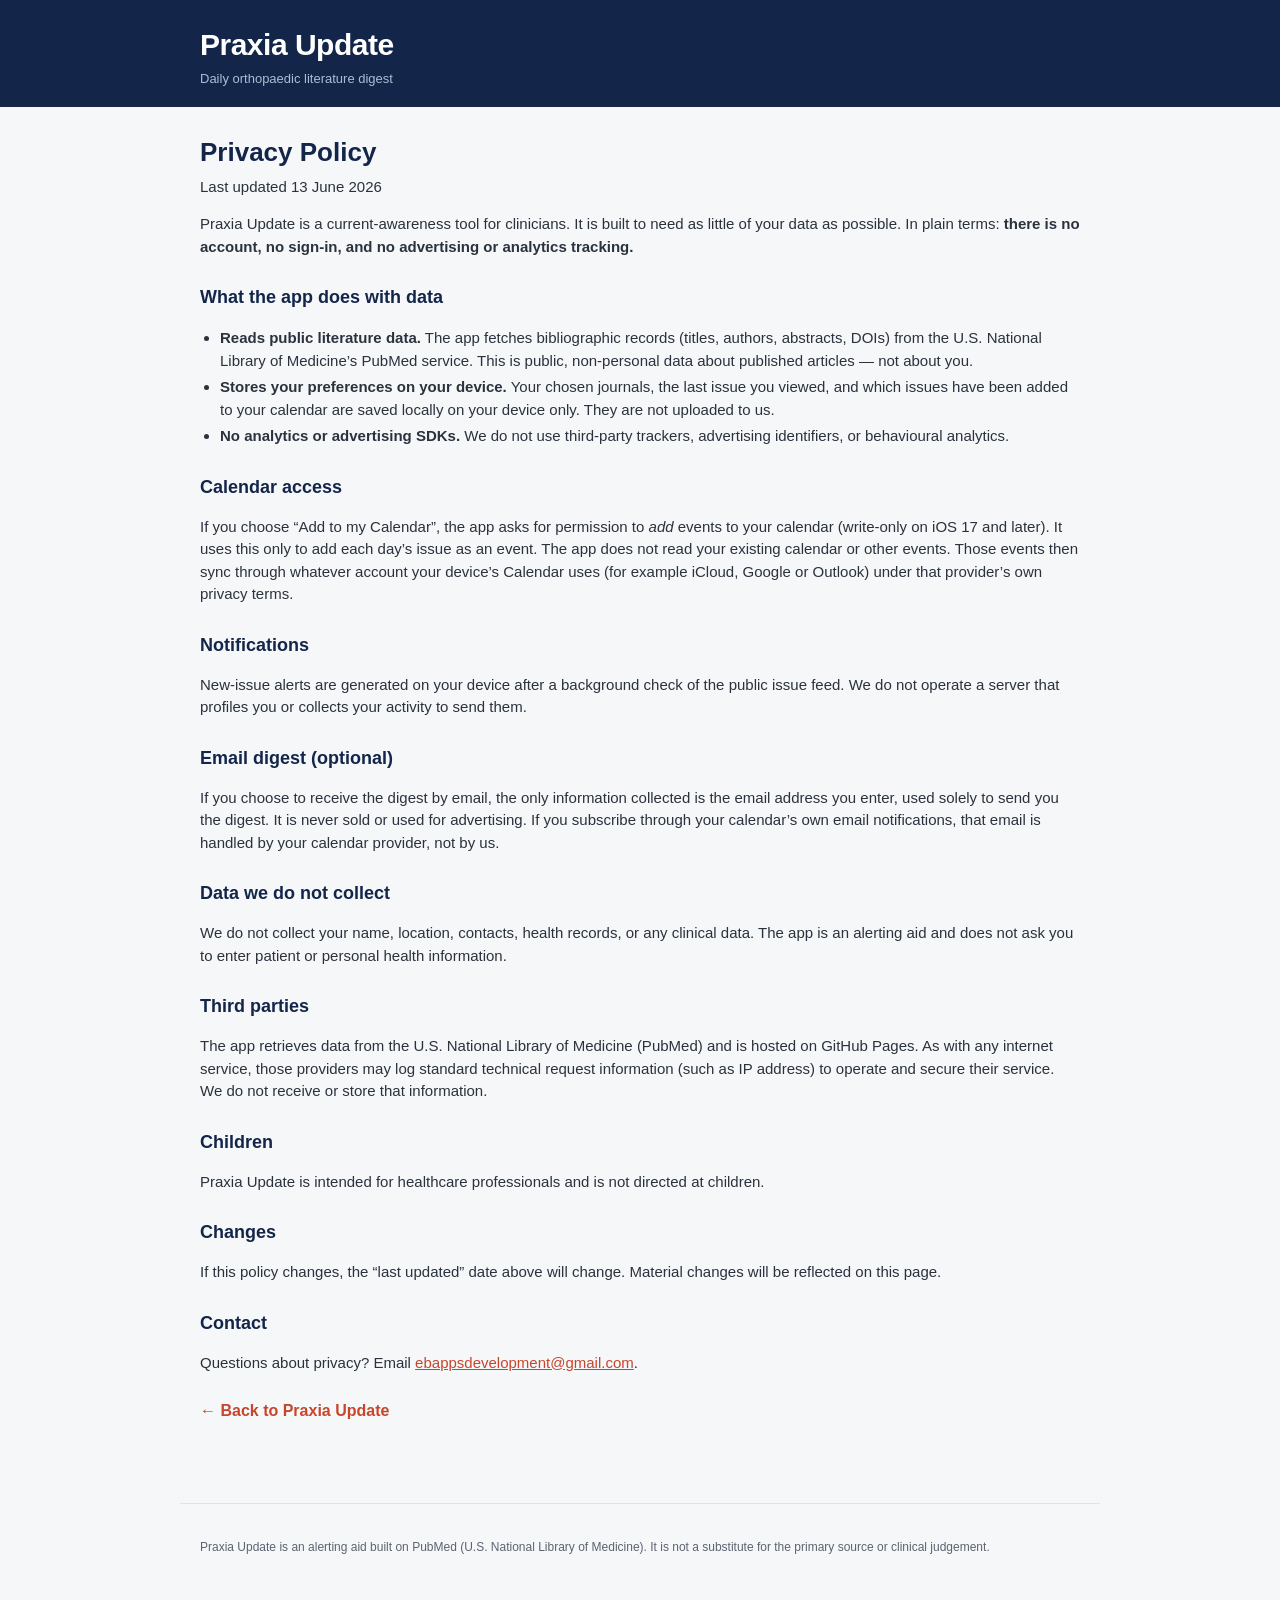
<file: public/privacy.html>
<!DOCTYPE html>
<html lang="en">
<head>
<meta charset="utf-8" />
<meta name="viewport" content="width=device-width, initial-scale=1" />
<title>Privacy Policy — Praxia Update</title>
<meta name="description" content="Privacy policy for Praxia Update — a daily orthopaedic literature digest." />
<link rel="stylesheet" href="styles.css" />
<style>
  .legal { padding: 26px 20px 60px; }
  .legal h2 { color: var(--navy); font-size: 18px; margin: 26px 0 6px; }
  .legal h1 { color: var(--navy); font-size: 26px; margin: 0 0 4px; }
  .legal p, .legal li { font-size: 15px; color: #2a323d; }
  .legal ul { padding-left: 20px; }
  .legal li { margin: 4px 0; }
  .updated { color: var(--muted); font-size: 13px; margin: 0 0 8px; }
  .backlink { display: inline-block; margin-top: 10px; font-weight: 600; text-decoration: none; }
</style>
</head>
<body>
<header class="masthead">
  <div class="wrap">
    <div class="brand">
      <h1>Praxia&nbsp;Update</h1>
      <p class="tagline">Daily orthopaedic literature digest</p>
    </div>
  </div>
</header>

<main class="wrap legal">
  <h1>Privacy Policy</h1>
  <p class="updated">Last updated 13 June 2026</p>

  <p>Praxia Update is a current‑awareness tool for clinicians. It is built to need
     as little of your data as possible. In plain terms: <strong>there is no account,
     no sign‑in, and no advertising or analytics tracking.</strong></p>

  <h2>What the app does with data</h2>
  <ul>
    <li><strong>Reads public literature data.</strong> The app fetches bibliographic
        records (titles, authors, abstracts, DOIs) from the U.S. National Library of
        Medicine’s PubMed service. This is public, non‑personal data about published
        articles — not about you.</li>
    <li><strong>Stores your preferences on your device.</strong> Your chosen journals,
        the last issue you viewed, and which issues have been added to your calendar are
        saved locally on your device only. They are not uploaded to us.</li>
    <li><strong>No analytics or advertising SDKs.</strong> We do not use third‑party
        trackers, advertising identifiers, or behavioural analytics.</li>
  </ul>

  <h2>Calendar access</h2>
  <p>If you choose “Add to my Calendar”, the app asks for permission to <em>add</em>
     events to your calendar (write‑only on iOS 17 and later). It uses this only to add
     each day’s issue as an event. The app does not read your existing calendar or other
     events. Those events then sync through whatever account your device’s Calendar uses
     (for example iCloud, Google or Outlook) under that provider’s own privacy terms.</p>

  <h2>Notifications</h2>
  <p>New‑issue alerts are generated on your device after a background check of the public
     issue feed. We do not operate a server that profiles you or collects your activity to
     send them.</p>

  <h2>Email digest (optional)</h2>
  <p>If you choose to receive the digest by email, the only information collected is the
     email address you enter, used solely to send you the digest. It is never sold or used
     for advertising. If you subscribe through your calendar’s own email notifications,
     that email is handled by your calendar provider, not by us.</p>

  <h2>Data we do not collect</h2>
  <p>We do not collect your name, location, contacts, health records, or any clinical data.
     The app is an alerting aid and does not ask you to enter patient or personal health
     information.</p>

  <h2>Third parties</h2>
  <p>The app retrieves data from the U.S. National Library of Medicine (PubMed) and is
     hosted on GitHub Pages. As with any internet service, those providers may log standard
     technical request information (such as IP address) to operate and secure their service.
     We do not receive or store that information.</p>

  <h2>Children</h2>
  <p>Praxia Update is intended for healthcare professionals and is not directed at children.</p>

  <h2>Changes</h2>
  <p>If this policy changes, the “last updated” date above will change. Material changes will
     be reflected on this page.</p>

  <h2>Contact</h2>
  <p>Questions about privacy? Email
     <a href="mailto:ebappsdevelopment@gmail.com">ebappsdevelopment@gmail.com</a>.</p>

  <a class="backlink" href="./">← Back to Praxia Update</a>
</main>

<footer class="wrap site-footer">
  <p>Praxia Update is an alerting aid built on PubMed (U.S. National Library of Medicine).
     It is not a substitute for the primary source or clinical judgement.</p>
</footer>
</body>
</html>
</file>
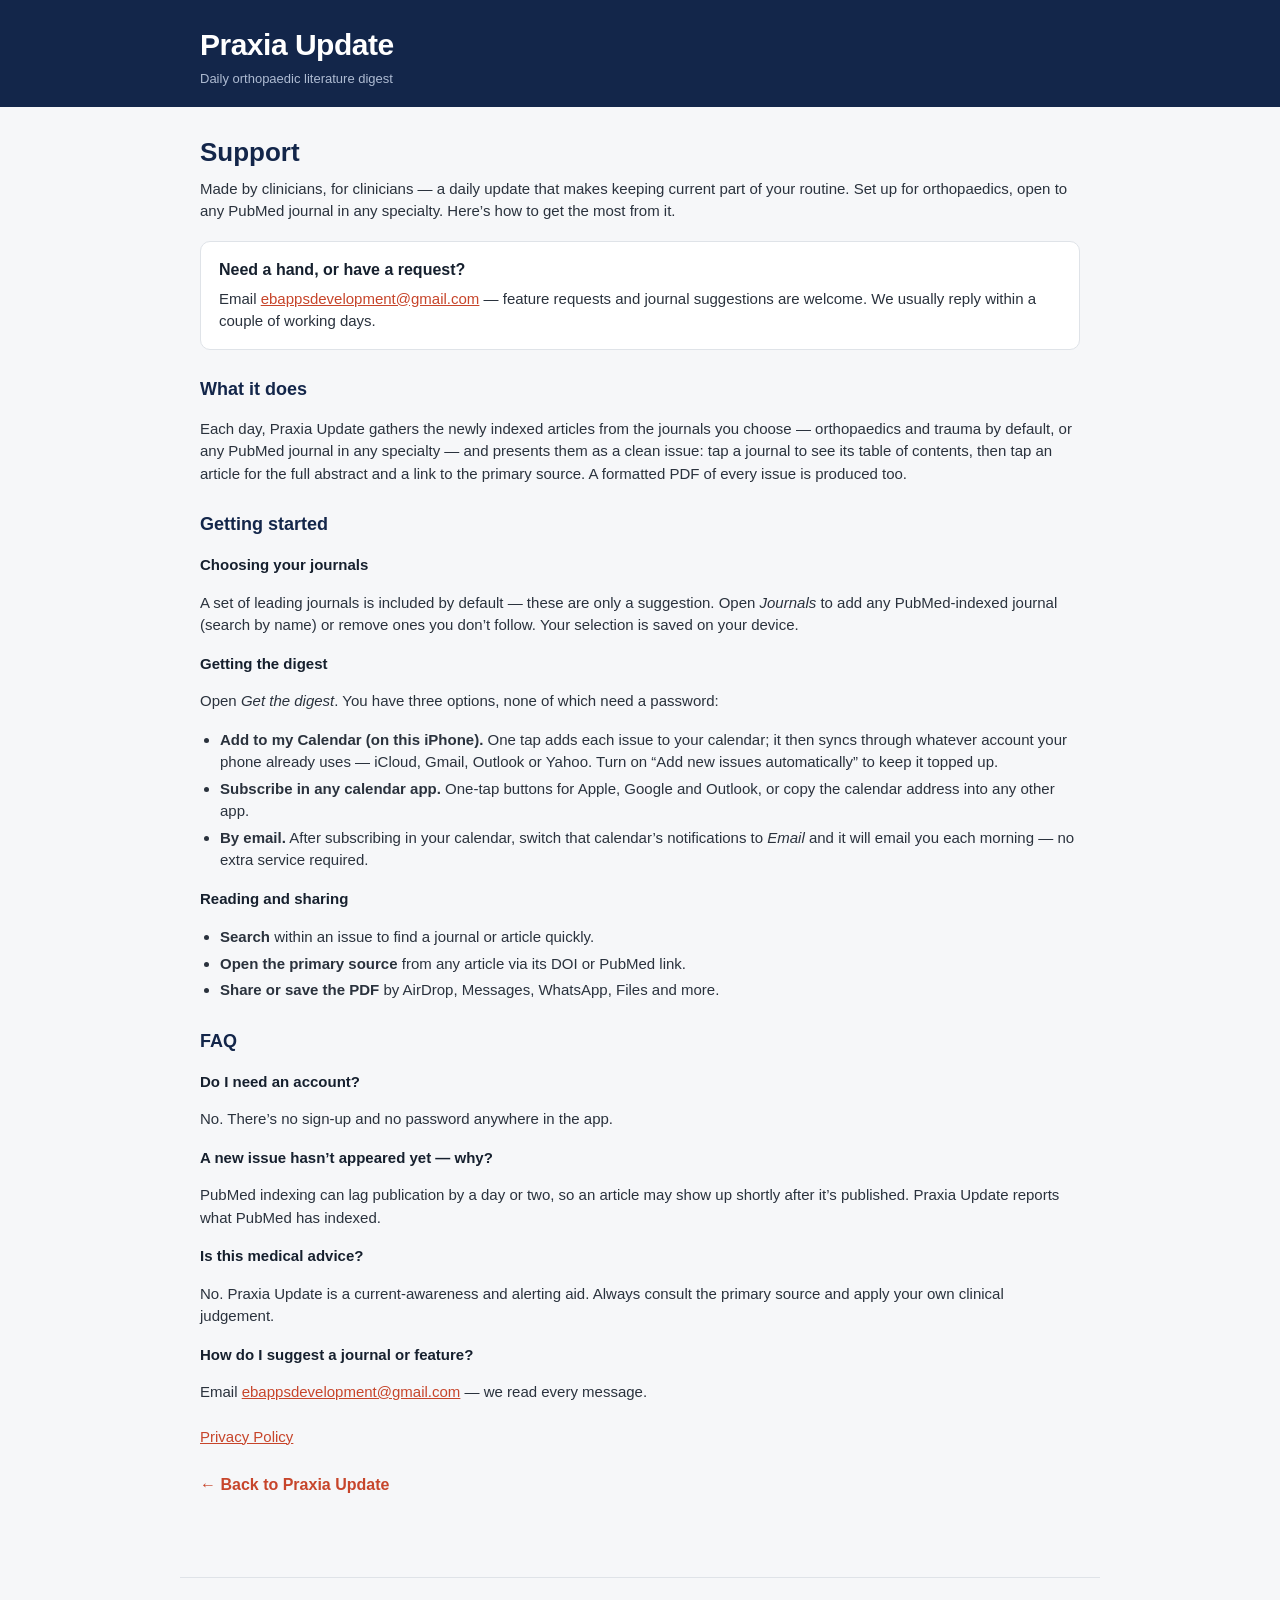
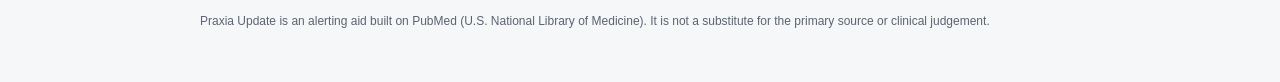
<file: public/support.html>
<!DOCTYPE html>
<html lang="en">
<head>
<meta charset="utf-8" />
<meta name="viewport" content="width=device-width, initial-scale=1" />
<title>Support — Praxia Update</title>
<meta name="description" content="Help and support for Praxia Update — a daily orthopaedic literature digest." />
<link rel="stylesheet" href="styles.css" />
<style>
  .legal { padding: 26px 20px 60px; }
  .legal h1 { color: var(--navy); font-size: 26px; margin: 0 0 4px; }
  .legal h2 { color: var(--navy); font-size: 18px; margin: 26px 0 6px; }
  .legal h3 { color: var(--ink); font-size: 15px; margin: 16px 0 2px; }
  .legal p, .legal li { font-size: 15px; color: #2a323d; }
  .legal ul { padding-left: 20px; }
  .legal li { margin: 4px 0; }
  .lead { color: var(--muted); font-size: 15px; margin: 6px 0 0; }
  .contact-card { background: var(--card); border: 1px solid var(--line);
    border-radius: var(--radius); padding: 16px 18px; margin: 18px 0; }
  .backlink { display: inline-block; margin-top: 10px; font-weight: 600; text-decoration: none; }
</style>
</head>
<body>
<header class="masthead">
  <div class="wrap">
    <div class="brand">
      <h1>Praxia&nbsp;Update</h1>
      <p class="tagline">Daily orthopaedic literature digest</p>
    </div>
  </div>
</header>

<main class="wrap legal">
  <h1>Support</h1>
  <p class="lead">Made by clinicians, for clinicians — a daily update that makes keeping current
     part of your routine. Set up for orthopaedics, open to any PubMed journal in any specialty.
     Here’s how to get the most from it.</p>

  <div class="contact-card">
    <strong>Need a hand, or have a request?</strong>
    <p style="margin:6px 0 0">Email <a href="mailto:ebappsdevelopment@gmail.com">ebappsdevelopment@gmail.com</a>
       — feature requests and journal suggestions are welcome. We usually reply within a couple of working days.</p>
  </div>

  <h2>What it does</h2>
  <p>Each day, Praxia Update gathers the newly indexed articles from the journals you choose —
     orthopaedics and trauma by default, or any PubMed journal in any specialty — and presents
     them as a clean issue: tap a journal to see its table of contents, then tap an article for
     the full abstract and a link to the primary source. A formatted PDF of every issue is
     produced too.</p>

  <h2>Getting started</h2>
  <h3>Choosing your journals</h3>
  <p>A set of leading journals is included by default — these are only a suggestion. Open
     <em>Journals</em> to add any PubMed‑indexed journal (search by name) or remove ones you
     don’t follow. Your selection is saved on your device.</p>

  <h3>Getting the digest</h3>
  <p>Open <em>Get the digest</em>. You have three options, none of which need a password:</p>
  <ul>
    <li><strong>Add to my Calendar (on this iPhone).</strong> One tap adds each issue to your
        calendar; it then syncs through whatever account your phone already uses — iCloud,
        Gmail, Outlook or Yahoo. Turn on “Add new issues automatically” to keep it topped up.</li>
    <li><strong>Subscribe in any calendar app.</strong> One‑tap buttons for Apple, Google and
        Outlook, or copy the calendar address into any other app.</li>
    <li><strong>By email.</strong> After subscribing in your calendar, switch that calendar’s
        notifications to <em>Email</em> and it will email you each morning — no extra service
        required.</li>
  </ul>

  <h3>Reading and sharing</h3>
  <ul>
    <li><strong>Search</strong> within an issue to find a journal or article quickly.</li>
    <li><strong>Open the primary source</strong> from any article via its DOI or PubMed link.</li>
    <li><strong>Share or save the PDF</strong> by AirDrop, Messages, WhatsApp, Files and more.</li>
  </ul>

  <h2>FAQ</h2>
  <h3>Do I need an account?</h3>
  <p>No. There’s no sign‑up and no password anywhere in the app.</p>

  <h3>A new issue hasn’t appeared yet — why?</h3>
  <p>PubMed indexing can lag publication by a day or two, so an article may show up shortly
     after it’s published. Praxia Update reports what PubMed has indexed.</p>

  <h3>Is this medical advice?</h3>
  <p>No. Praxia Update is a current‑awareness and alerting aid. Always consult the primary
     source and apply your own clinical judgement.</p>

  <h3>How do I suggest a journal or feature?</h3>
  <p>Email <a href="mailto:ebappsdevelopment@gmail.com">ebappsdevelopment@gmail.com</a> — we read every message.</p>

  <p style="margin-top:22px"><a href="privacy.html">Privacy Policy</a></p>
  <a class="backlink" href="./">← Back to Praxia Update</a>
</main>

<footer class="wrap site-footer">
  <p>Praxia Update is an alerting aid built on PubMed (U.S. National Library of Medicine).
     It is not a substitute for the primary source or clinical judgement.</p>
</footer>
</body>
</html>
</file>
<file: public/styles.css>
:root {
  --navy: #13264A;
  --navy-2: #1d3461;
  --accent: #C7452B;
  --ink: #16202e;
  --muted: #5b6470;
  --line: #dfe3e8;
  --bg: #f6f7f9;
  --card: #ffffff;
  --radius: 10px;
  --wrap: 920px;
  --sans: -apple-system, BlinkMacSystemFont, "Segoe UI", Roboto, Helvetica, Arial, sans-serif;
}

* { box-sizing: border-box; }
html { -webkit-text-size-adjust: 100%; }
body {
  margin: 0; font-family: var(--sans); color: var(--ink);
  background: var(--bg); line-height: 1.5;
}
.wrap { max-width: var(--wrap); margin: 0 auto; padding: 0 20px; }
a { color: var(--accent); }

/* Masthead */
.masthead { background: var(--navy); color: #fff; }
.masthead .wrap {
  display: flex; align-items: flex-end; justify-content: space-between;
  gap: 16px; padding-top: 22px; padding-bottom: 18px; flex-wrap: wrap;
}
.masthead h1 { margin: 0; font-size: 30px; letter-spacing: -0.5px; }
.tagline { margin: 2px 0 0; color: #aebbd2; font-size: 13px; }
.issue-meta { text-align: right; color: #cdd6e6; font-size: 13px; }
.issue-meta strong { color: #fff; }

/* Toolbar */
.toolbar { background: var(--card); border-bottom: 1px solid var(--line);
  position: sticky; top: 0; z-index: 20; }
.toolbar-inner {
  display: flex; align-items: center; gap: 10px; padding-top: 12px;
  padding-bottom: 12px; flex-wrap: wrap;
}
.field { display: flex; flex-direction: column; font-size: 11px; color: var(--muted); }
.field span { margin-bottom: 2px; text-transform: uppercase; letter-spacing: .04em; }
select, input[type="search"], input[type="text"] {
  font: inherit; padding: 7px 10px; border: 1px solid var(--line);
  border-radius: 8px; background: #fff; color: var(--ink);
}
#search { flex: 1 1 220px; min-width: 160px; }
.btn {
  font: inherit; font-size: 14px; padding: 8px 14px; border-radius: 8px;
  border: 1px solid var(--line); background: #fff; color: var(--ink);
  cursor: pointer; text-decoration: none; display: inline-flex; align-items: center;
}
.btn:hover { border-color: var(--navy-2); }
.btn-accent { background: var(--accent); border-color: var(--accent); color: #fff; }
.btn-accent:hover { background: #ad3a23; border-color: #ad3a23; }
.link { background: none; border: none; color: var(--accent); cursor: pointer;
  font: inherit; padding: 0; }

/* Journals panel */
.journals-panel { padding: 14px 20px 18px; border-top: 1px solid var(--line);
  background: #fbfcfd; }
.muted { color: var(--muted); font-weight: 400; }
.journals-add { margin-bottom: 16px; }
.journals-add > label { font-size: 13px; display: block; margin-bottom: 6px; }
.add-row { display: flex; gap: 8px; }
.add-row input { flex: 1; }
.journal-results { margin-top: 10px; display: grid; gap: 6px; }
.jresult { display: flex; align-items: center; justify-content: space-between; gap: 12px;
  background: #fff; border: 1px solid var(--line); border-radius: 8px; padding: 8px 12px; font-size: 13px; }
.jresult button { flex: 0 0 auto; padding: 5px 12px; font-size: 13px; }

.journals-head { display: flex; justify-content: space-between; margin-bottom: 10px;
  font-size: 13px; color: var(--muted); }
.journals-grid { display: grid; grid-template-columns: repeat(auto-fill, minmax(260px, 1fr));
  gap: 4px 16px; }
.journal-row { display: flex; gap: 8px; align-items: center; font-size: 13px; cursor: pointer;
  padding: 3px 0; }
.journal-row .jrow-name { flex: 1; }
.journal-row input:disabled { opacity: .5; }
.pending-tag { color: var(--accent); font-size: 11px; font-weight: 600;
  background: #fbe7e2; border-radius: 4px; padding: 1px 6px; }
.jrow-remove { background: none; border: none; color: var(--muted); cursor: pointer;
  font-size: 18px; line-height: 1; padding: 0 4px; opacity: .55; }
.jrow-remove:hover { color: var(--accent); opacity: 1; }

.subs-sync { margin-top: 16px; background: #fff; border: 1px solid var(--accent);
  border-left-width: 3px; border-radius: 8px; padding: 12px 14px; font-size: 13px; }
.subs-sync p { margin: 0 0 10px; }
.subs-sync pre { margin: 12px 0 0; background: #0f1b33; color: #e8edf6; padding: 12px;
  border-radius: 8px; font-size: 12px; line-height: 1.45; overflow-x: auto;
  white-space: pre-wrap; word-break: break-word; max-height: 320px; }

/* Content */
main { padding: 22px 20px 40px; }
.status { color: var(--muted); padding: 30px 0; text-align: center; }
.summary-line { color: var(--muted); font-size: 14px; margin: 0 0 18px; }

.journal-section { margin-bottom: 26px; }
.journal-title {
  font-size: 16px; color: var(--navy); margin: 0 0 10px;
  padding-bottom: 6px; border-bottom: 2px solid var(--navy);
  display: flex; align-items: baseline; gap: 8px;
}
.journal-title .count { color: var(--muted); font-size: 13px; font-weight: 400; }

.article { background: var(--card); border: 1px solid var(--line);
  border-radius: var(--radius); padding: 14px 16px; margin-bottom: 10px; }
.article h3 { margin: 0; font-size: 15px; line-height: 1.35; }
.article h3 button {
  text-align: left; background: none; border: none; cursor: pointer; padding: 0;
  font: inherit; color: var(--ink); width: 100%;
}
.article h3 button:hover { color: var(--accent); }
.authors { color: var(--muted); font-size: 13px; font-style: italic; margin: 5px 0 0; }
.abstract { margin: 10px 0 0; font-size: 14px; color: #2a323d; white-space: pre-wrap; }
.abstract[hidden] { display: none; }
.article-links { margin-top: 10px; display: flex; gap: 14px; font-size: 13px; }
.article-links a { text-decoration: none; font-weight: 600; }
.toggle-hint { font-size: 12px; color: var(--muted); font-weight: 400; margin-left: 6px; }

.empty { background: #fff; border: 1px dashed var(--line); border-radius: var(--radius);
  padding: 28px; text-align: center; color: var(--muted); }

.site-footer { color: var(--muted); font-size: 12px; padding: 22px 20px 40px;
  border-top: 1px solid var(--line); margin-top: 20px; }

/* Newsstand (home) */
.newsstand { display: grid; grid-template-columns: repeat(auto-fill, minmax(300px, 1fr));
  gap: 12px; margin-bottom: 6px; }
.newsstand.dim { opacity: .65; }
.nostand-sep { margin: 20px 0 8px; font-size: 13px; }
.jcard { display: flex; align-items: center; gap: 12px; width: 100%; text-align: left;
  cursor: pointer; background: var(--card); border: 1px solid var(--line);
  border-radius: var(--radius); padding: 13px 14px; font: inherit; color: inherit;
  transition: border-color .15s, transform .05s; }
.jcard:hover:not(:disabled) { border-color: var(--navy-2); }
.jcard:active:not(:disabled) { transform: translateY(1px); }
.jcard.is-empty { cursor: default; }
.jcard-badge { flex: 0 0 auto; width: 44px; height: 44px; border-radius: 10px; color: #fff;
  font-weight: 700; font-size: 15px; display: flex; align-items: center; justify-content: center;
  letter-spacing: .3px; position: relative; overflow: hidden; }
/* When journal-icons/<key>.png exists it overlays the monogram tile (white bg for logos). */
.jcard-badge.has-img { background: #fff !important; border: 1px solid var(--line); }
.jbadge-img { position: absolute; inset: 0; width: 100%; height: 100%; object-fit: contain;
  padding: 4px; background: #fff; display: none; }
.jcard-badge.has-img .jbadge-img { display: block; }
.jcard-body { flex: 1; min-width: 0; display: flex; flex-direction: column; gap: 2px; }
.jcard-name { font-weight: 600; color: var(--navy); line-height: 1.25; }
.jcard-edition { font-size: 12.5px; color: var(--muted); }
.jcard-count { flex: 0 0 auto; min-width: 28px; text-align: center; font-weight: 700;
  color: var(--a, var(--navy)); font-size: 18px; }
.jcard.is-empty .jcard-count { color: var(--muted); font-weight: 400; }

/* Journal contents (table of contents) */
.toc-head { margin-bottom: 10px; }
.back { background: none; border: none; color: var(--accent); font: inherit; font-weight: 600;
  cursor: pointer; padding: 4px 0; }
.toc-title { display: flex; align-items: center; gap: 12px; margin-top: 6px; }
.toc-journal { display: block; font-size: 19px; font-weight: 700; color: var(--navy); line-height: 1.2; }
.toc-edition { display: block; font-size: 13px; color: var(--muted); margin-top: 1px; }
.toc-section-label { font-size: 12px; text-transform: uppercase; letter-spacing: .06em;
  color: var(--muted); margin: 20px 0 8px; padding-bottom: 5px; border-bottom: 1px solid var(--line); }
.article h4 { margin: 0; font-size: 15px; line-height: 1.35; }
.article h4 button { text-align: left; background: none; border: none; cursor: pointer; padding: 0;
  font: inherit; color: var(--ink); width: 100%; font-weight: 600; }
.article h4 button:hover { color: var(--accent); }
.meta-line { margin: 6px 0 0; font-size: 13px; color: var(--muted); }
.meta-line a { color: var(--accent); font-weight: 600; text-decoration: none; }
.meta-line a:hover { text-decoration: underline; }

/* Modal */
.modal { position: fixed; inset: 0; background: rgba(19,38,74,.55);
  display: flex; align-items: center; justify-content: center; padding: 20px; z-index: 50; }
.modal[hidden] { display: none; }
.modal-card { background: #fff; border-radius: 14px; max-width: 480px; width: 100%;
  padding: 24px; position: relative; }
.modal-card h2 { margin: 0 0 8px; color: var(--navy); }
.modal-card ol { padding-left: 18px; font-size: 14px; color: #2a323d; }
.modal-close { position: absolute; top: 10px; right: 14px; background: none; border: none;
  font-size: 26px; line-height: 1; cursor: pointer; color: var(--muted); }
.copy-row { display: flex; gap: 8px; margin-top: 10px; }
.copy-row input { flex: 1; }
.digest-h { margin: 14px 0 2px; font-size: 14px; color: var(--navy); }
.digest-p { margin: 0; font-size: 13px; color: var(--muted); }
.digest-hint { margin: 7px 0 0; font-size: 11.5px; color: var(--muted); }
.digest-sep { border: none; border-top: 1px solid var(--line); margin: 18px 0 0; }
.digest-actions { display: flex; gap: 8px; flex-wrap: wrap; margin-top: 10px; }
.digest-actions .btn { text-decoration: none; }

@media (max-width: 560px) {
  .masthead h1 { font-size: 24px; }
  .issue-meta { text-align: left; }
}
</file>
